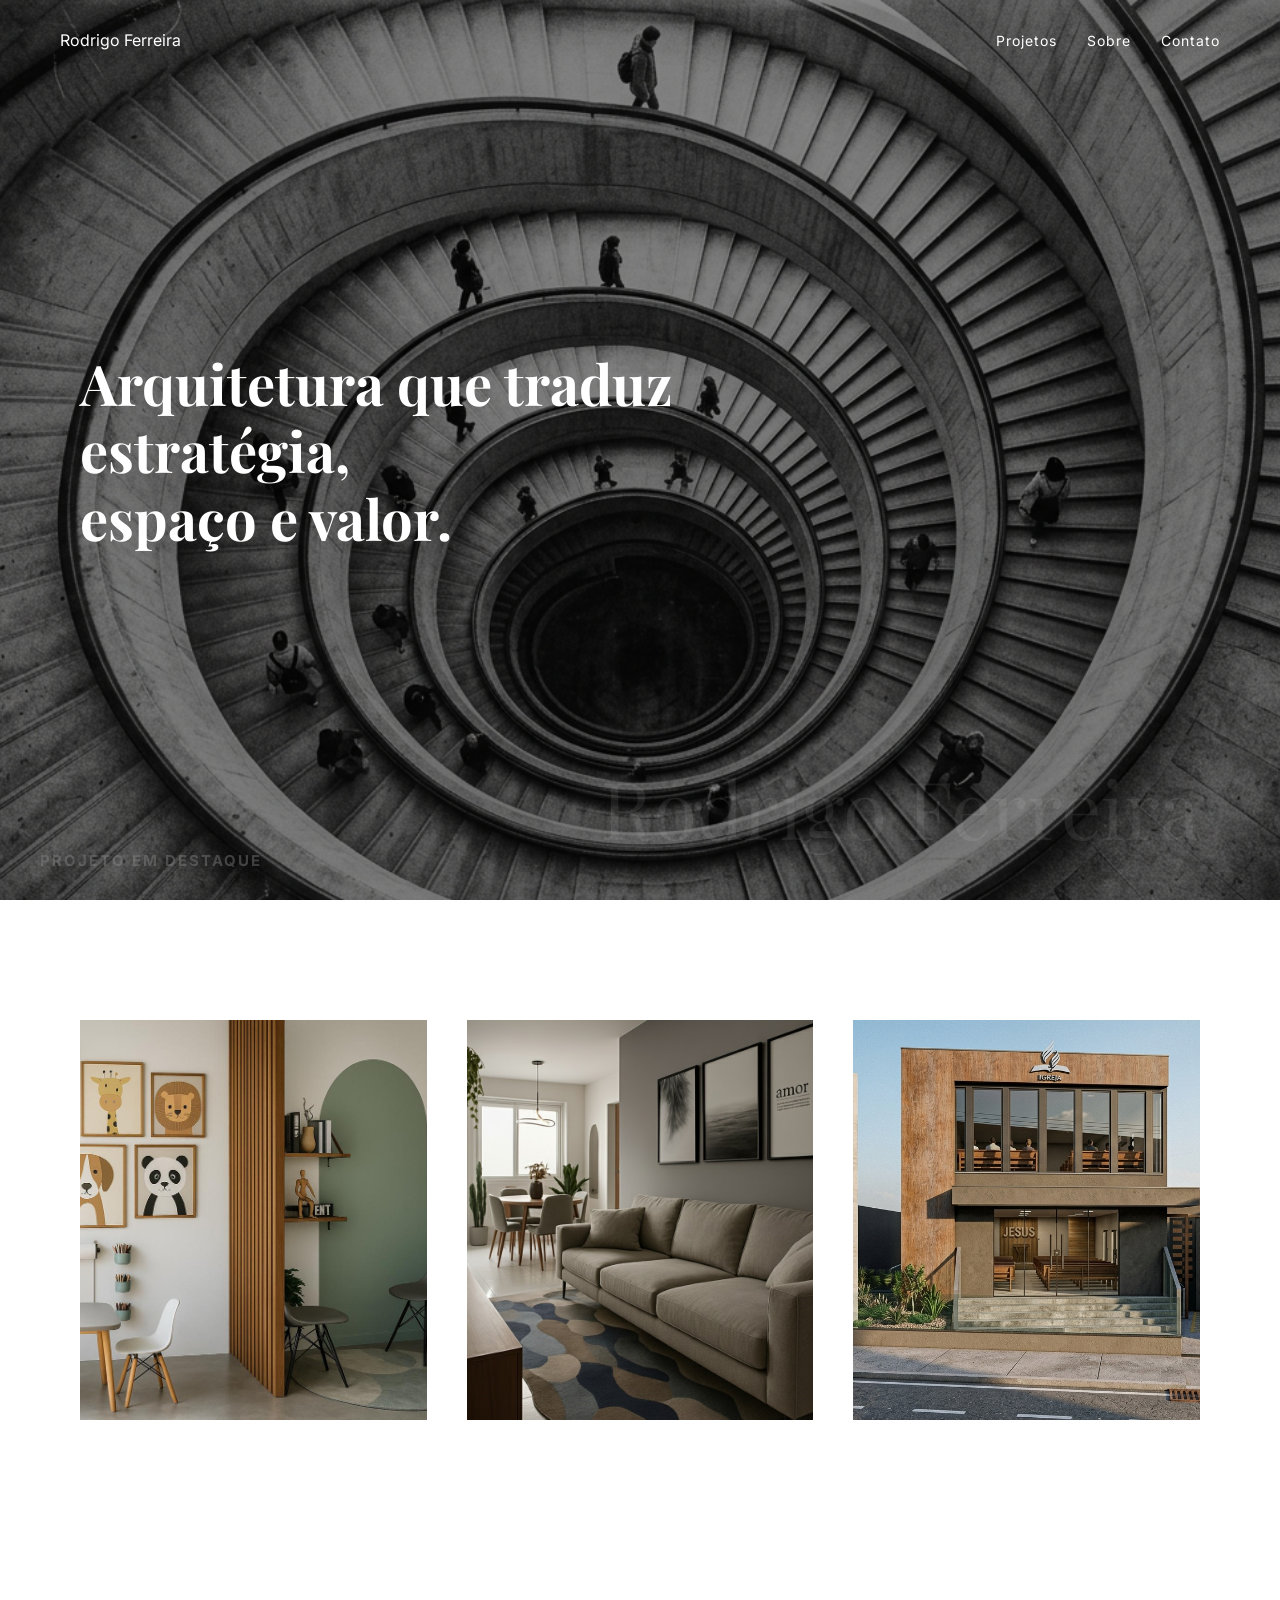
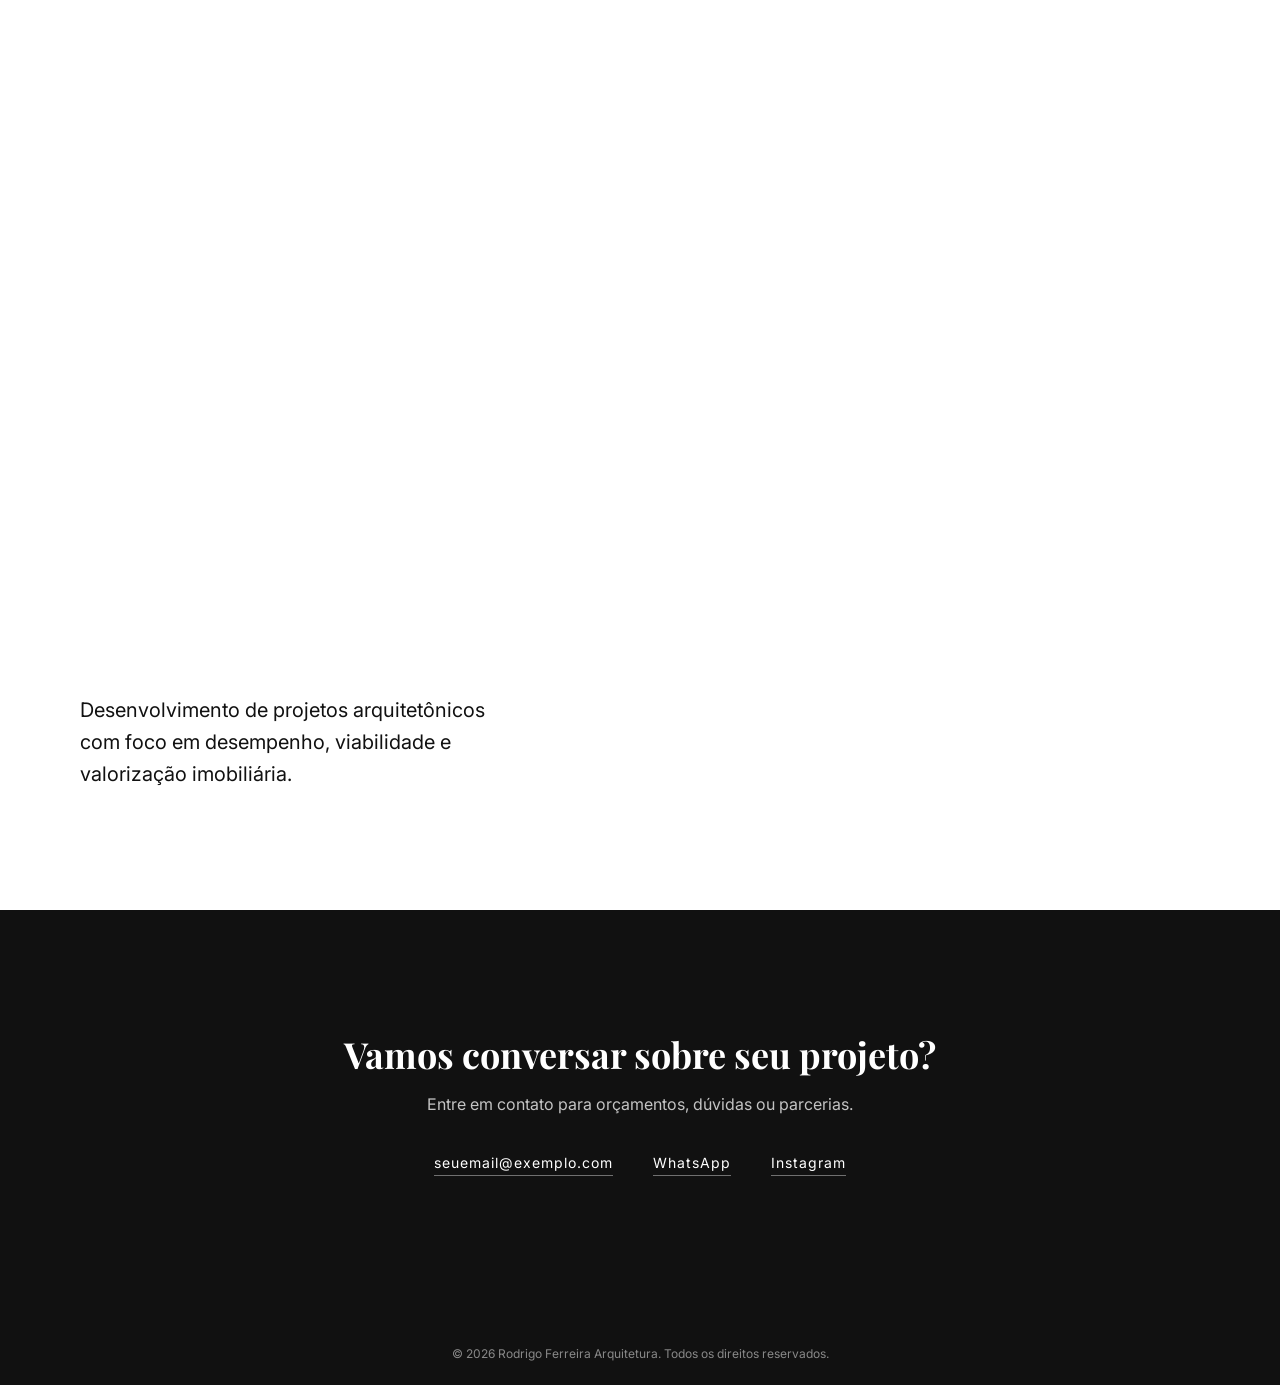
<file: index (1).html>
<!DOCTYPE html>
<html lang="pt-br">
<head>
<meta charset="UTF-8">
<meta name="viewport" content="width=device-width, initial-scale=1.0">

<title>Rodrigo Ferreira | Arquitetura</title>
<meta name="description" content="Portfólio de projetos arquitetônicos de Rodrigo Ferreira: residencial, comercial e institucional, com foco em desempenho, viabilidade e valorização imobiliária.">

<link href="https://fonts.googleapis.com/css2?family=Playfair+Display:wght@600&family=Inter:wght@300;400&display=swap" rel="stylesheet">

<link rel="stylesheet" href="style.css">
</head>

<body>

<!-- NAV -->
<header class="nav">
    <div class="logo">Rodrigo Ferreira</div>

    <button class="menu-toggle" aria-label="Abrir menu" aria-expanded="false">
        <span></span>
        <span></span>
        <span></span>
    </button>

    <div class="menu">
        <a href="#portfolio">Projetos</a>
        <a href="#about">Sobre</a>
        <a href="#contato">Contato</a>
    </div>
</header>

<!-- HERO COM FUNDO -->
<section class="hero">
    <div class="overlay"></div>

    <h1>
        Arquitetura que traduz estratégia,<br>
        espaço e valor.
    </h1>

    <span class="hero-name">Rodrigo Ferreira</span>
</section>

<!-- PORTFÓLIO -->
<section class="portfolio" id="portfolio">

    <div class="grid">

    <!-- PROJETO 1 -->
    <div class="item">
        <img src="assets/images/projeto_psicologia.jpg" alt="Consultório de Psicologia" loading="lazy">

        <div class="project-info">
            <h3>Consultório de Psicologia</h3>
            <p>
                Sala comercial projetada para atendimento infantil e adulto,
                com ambientes integrados e abordagem acolhedora.
            </p>
        </div>
    </div>

    <!-- PROJETO 2 -->
    <div class="item">
        <img src="assets/images/projeto_lucas_sala.jpg" alt="Apartamento Residencial" loading="lazy">

        <div class="project-info">
            <h3>Apartamento Residencial</h3>
            <p>
                Projeto de apartamento contemporâneo com ênfase na integração espacial,
                iluminação natural e soluções funcionais para o cotidiano.
            </p>
        </div>
    </div>

    <!-- PROJETO 3 -->
    <div class="item">
        <img src="assets/images/templo.jpg" alt="Templo Religioso" loading="lazy">

        <div class="project-info">
            <h3>Igreja Templo do Deus Vivo</h3>
            <p>
                Projeto arquitetônico de templo religioso com foco na organização
                dos espaços de culto, conforto dos usuários e valorização da
                experiência coletiva.
            </p>
        </div>
    </div>

    </div>

</section>

<!-- VÍDEO DE DESTAQUE -->
<section class="video-section">

    <video autoplay muted loop playsinline>
        <source src="assets/videos/projeto_video.mp4" type="video/mp4">
        Seu navegador não suporta vídeo.
    </video>

    <div class="video-overlay">
        <h2>PROJETO EM DESTAQUE</h2>
    </div>

</section>

<!-- SOBRE -->
<section class="about" id="about">
    <p>
        Desenvolvimento de projetos arquitetônicos com foco em desempenho,
        viabilidade e valorização imobiliária.
    </p>
</section>

<!-- CONTATO -->
<section class="contato" id="contato">
    <h2>Vamos conversar sobre seu projeto?</h2>
    <p>Entre em contato para orçamentos, dúvidas ou parcerias.</p>

    <div class="contato-links">
        <a href="mailto:seuemail@exemplo.com">seuemail@exemplo.com</a>
        <a href="https://wa.me/55SEUNUMEROAQUI" target="_blank" rel="noopener">WhatsApp</a>
        <a href="https://instagram.com/seuinstagram" target="_blank" rel="noopener">Instagram</a>
    </div>
</section>

<footer class="footer">
    <p>&copy; 2026 Rodrigo Ferreira Arquitetura. Todos os direitos reservados.</p>
</footer>

<script src="script.js"></script>

</body>
</html>
</file>
<file: style.css>
* {
    margin: 0;
    padding: 0;
    box-sizing: border-box;
}

body {
    font-family: 'Inter', sans-serif;
    color: #fff;
}

/* NAV */
.nav {
    position: fixed;
    width: 100%;
    top: 0;
    padding: 30px 60px;
    display: flex;
    align-items: center;
    justify-content: space-between;
    z-index: 10;
    transition: all 0.3s ease;
}

.logo {
    display: block;
}

.logo img {
    height: 48px;
    width: auto;
    display: block;
}

/* HERO COM IMAGEM */
.hero {
    height: 100vh;
    background: url('assets/images/fundo.jpg') center/cover no-repeat;
    display: flex;
    align-items: center;
    padding: 0 80px;
    position: relative;
}

/* ESCURECER FUNDO (IMPORTANTE PRA LEGIBILIDADE) */
.overlay {
    position: absolute;
    width: 100%;
    height: 100%;
    background: rgba(0,0,0,0.45);
    top: 0;
    left: 0;
    z-index: 1;
}

/* TEXTO */
.hero h1 {
    position: relative;
    font-family: 'Playfair Display', serif;
    font-size: 56px;
    max-width: 700px;
    line-height: 1.2;
    z-index: 2;
}

.hero-name {
    position: absolute;
    bottom: 40px;
    right: 80px;

    font-family: 'Playfair Display', serif;
    font-size: 80px;

    color: white;
    opacity: 0.08;

    z-index: 2;
    pointer-events: none;
}

/* PORTFÓLIO */
.portfolio {
    padding: 120px 80px;
    background: #fff;
    color: #111;
}

/* FILTROS DE CATEGORIA */
.filters {
    display: flex;
    justify-content: center;
    gap: 16px;
    margin-bottom: 60px;
    flex-wrap: wrap;
}

.filter-btn {
    background: none;
    border: 1px solid #ccc;
    color: #111;
    padding: 10px 24px;
    font-family: 'Inter', sans-serif;
    font-size: 13px;
    letter-spacing: 1px;
    text-transform: uppercase;
    cursor: pointer;
    transition: all 0.3s ease;
}

.filter-btn:hover {
    border-color: #111;
}

.filter-btn.active {
    background: #111;
    color: #fff;
    border-color: #111;
}

.grid {
    display: grid;
    grid-template-columns: repeat(3, 1fr);
    gap: 40px;
}

.item.hidden {
    display: none;
}

/* CARD DO PROJETO */
.item {
    position: relative;
    overflow: hidden;
    cursor: pointer;
}

.item img {
    width: 100%;
    height: 400px;
    object-fit: cover;
    transition: transform 0.6s ease;
}

.item:hover img {
    transform: scale(1.05);
}

.project-info {
    position: absolute;
    bottom: 0;
    left: 0;
    width: 100%;
    padding: 25px;

    background: linear-gradient(transparent, rgba(0,0,0,0.8));
    color: white;

    opacity: 0;
    transition: opacity 0.4s ease;
}

.item:hover .project-info {
    opacity: 1;
}

.project-info h3 {
    font-family: 'Playfair Display', serif;
    font-size: 20px;
    margin-bottom: 8px;
}

.project-info p {
    font-size: 14px;
    line-height: 1.4;
}

/* SOBRE */
.about {
    padding: 120px 80px;
    background: #fff;
    color: #111;
    font-size: 20px;
    max-width: 600px;
    line-height: 1.6;
}

/* MENU */
.menu {
    display: flex;
    gap: 30px;
}

.menu a {
    position: relative;
    text-decoration: none;
    color: white;
    font-size: 14px;
    letter-spacing: 1px;
}

.menu a::after {
    content: "";
    position: absolute;
    left: 0;
    bottom: -6px;

    width: 100%;
    height: 1px;
    background: currentColor;

    opacity: 0;
    transform: translateX(-10px);

    transition: all 0.5s ease;
}

.menu a:visited,
.menu a:link,
.menu a:hover,
.menu a:active {
    color: inherit;
}

.menu a:hover::after {
    opacity: 1;
    transform: translateX(0);
}

.logo,
.menu a {
    color: white;
    transition: color 0.3s ease;
}

/* ESTADO AO ROLAR */
.nav.scrolled {
    background: rgba(255,255,255,0.85);
    backdrop-filter: blur(15px);
}

.nav.scrolled .menu a {
    color: #111;
}

/* BOTÃO HAMBÚRGUER (só aparece no mobile) */
.menu-toggle {
    display: none;
    flex-direction: column;
    justify-content: center;
    gap: 5px;
    width: 32px;
    height: 32px;
    background: none;
    border: none;
    cursor: pointer;
    z-index: 20;
}

.menu-toggle span {
    display: block;
    width: 100%;
    height: 2px;
    background: white;
    transition: all 0.3s ease;
}

.nav.scrolled .menu-toggle span {
    background: #111;
}

.menu-toggle.open span:nth-child(1) {
    transform: translateY(7px) rotate(45deg);
}

.menu-toggle.open span:nth-child(2) {
    opacity: 0;
}

.menu-toggle.open span:nth-child(3) {
    transform: translateY(-7px) rotate(-45deg);
}

/* SEÇÃO DE VÍDEOS */
.video-section {
    display: flex;
    width: 100%;
    height: 70vh;
}

.video-item {
    position: relative;
    width: 50%;
    height: 100%;
    overflow: hidden;
}

.video-item video {
    width: 100%;
    height: 100%;
    object-fit: cover;
}

.video-overlay {
    position: absolute;
    bottom: 30px;
    left: 40px;
    background: none;
}

.video-overlay h2 {
    font-size: 15px;
    opacity: 0.4;
    letter-spacing: 2px;
    color: white;
}

/* CONTATO */
.contato {
    padding: 120px 80px;
    background: #111;
    color: #fff;
    text-align: center;
}

.contato h2 {
    font-family: 'Playfair Display', serif;
    font-size: 36px;
    margin-bottom: 16px;
}

.contato p {
    font-size: 16px;
    opacity: 0.75;
    margin-bottom: 40px;
}

.contato-links {
    display: flex;
    justify-content: center;
    gap: 40px;
    flex-wrap: wrap;
}

.contato-links a {
    color: #fff;
    text-decoration: none;
    font-size: 14px;
    letter-spacing: 1px;
    border-bottom: 1px solid rgba(255,255,255,0.4);
    padding-bottom: 4px;
    transition: opacity 0.3s ease;
}

.contato-links a:hover {
    opacity: 0.6;
}

/* FOOTER */
.footer {
    background: #111;
    color: rgba(255,255,255,0.5);
    text-align: center;
    padding: 50px 24px 24px;
    font-size: 12px;
}

.footer-logo {
    max-width: 220px;
    width: 100%;
    height: auto;
    margin-bottom: 24px;
    filter: brightness(0) invert(1) opacity(0.9);
}

/* BOTÃO FLUTUANTE WHATSAPP */
.whatsapp-float {
    position: fixed;
    bottom: 24px;
    right: 24px;
    width: 58px;
    height: 58px;
    background: #25D366;
    border-radius: 50%;
    display: flex;
    align-items: center;
    justify-content: center;
    box-shadow: 0 4px 16px rgba(0,0,0,0.3);
    z-index: 50;
    transition: transform 0.3s ease;
}

.whatsapp-float:hover {
    transform: scale(1.08);
}

/* LIGHTBOX */
.lightbox {
    display: none;
    position: fixed;
    top: 0;
    left: 0;
    width: 100%;
    height: 100%;
    background: rgba(0,0,0,0.92);
    z-index: 100;
    align-items: center;
    justify-content: center;
}

.lightbox.open {
    display: flex;
}

.lightbox-content {
    max-width: 85%;
    max-height: 85vh;
    text-align: center;
}

.lightbox-content img {
    max-width: 100%;
    max-height: 70vh;
    object-fit: contain;
    display: block;
    margin: 0 auto;
}

.lightbox-content h3 {
    font-family: 'Playfair Display', serif;
    color: #fff;
    margin-top: 20px;
    font-size: 20px;
}

.lightbox-counter {
    display: block;
    color: rgba(255,255,255,0.5);
    font-size: 13px;
    margin-top: 8px;
    letter-spacing: 1px;
}

.lightbox-close,
.lightbox-prev,
.lightbox-next {
    position: absolute;
    background: none;
    border: none;
    color: #fff;
    cursor: pointer;
    transition: opacity 0.3s ease;
}

.lightbox-close {
    top: 24px;
    right: 32px;
    font-size: 36px;
    line-height: 1;
}

.lightbox-prev,
.lightbox-next {
    top: 50%;
    transform: translateY(-50%);
    font-size: 48px;
    padding: 0 16px;
}

.lightbox-prev {
    left: 16px;
}

.lightbox-next {
    right: 16px;
}

.lightbox-close:hover,
.lightbox-prev:hover,
.lightbox-next:hover {
    opacity: 0.6;
}

/* ===================== */
/* RESPONSIVO TABLET */
/* ===================== */
@media (max-width: 1024px) {
    .grid {
        grid-template-columns: repeat(2, 1fr);
    }
}

/* ===================== */
/* RESPONSIVO MOBILE */
/* ===================== */
@media (max-width: 768px) {

    /* NAV */
    .nav {
        padding: 20px;
    }

    .logo img {
        height: 36px;
    }

    .menu-toggle {
        display: flex;
        margin-left: auto;
    }

    .menu {
        display: none;
        position: fixed;
        top: 0;
        right: 0;
        height: 100vh;
        width: 70%;
        max-width: 300px;
        background: #111;
        flex-direction: column;
        align-items: flex-start;
        justify-content: center;
        gap: 30px;
        padding: 40px;
    }

    .menu.open {
        display: flex;
    }

    .menu a {
        color: #fff;
        font-size: 18px;
    }

    /* HERO */
    .hero {
        padding: 0 20px;
        height: 80vh;
    }

    .hero h1 {
        font-size: 32px;
    }

    .hero-name {
        font-size: 40px;
        right: 20px;
        bottom: 20px;
    }

    /* PORTFÓLIO */
    .portfolio {
        padding: 60px 20px;
    }

    .filters {
        gap: 10px;
        margin-bottom: 40px;
    }

    .filter-btn {
        padding: 8px 16px;
        font-size: 12px;
    }

    .grid {
        grid-template-columns: 1fr;
        gap: 20px;
    }

    .item img {
        height: 250px;
    }

    /* SOBRE */
    .about {
        padding: 60px 20px;
        font-size: 16px;
    }

    /* CONTATO */
    .contato {
        padding: 60px 20px;
    }

    .contato-links {
        flex-direction: column;
        gap: 20px;
    }

    /* LIGHTBOX */
    .lightbox-content {
        max-width: 95%;
    }

    .lightbox-close {
        top: 16px;
        right: 16px;
        font-size: 30px;
    }

    .lightbox-prev,
    .lightbox-next {
        font-size: 32px;
        padding: 0 8px;
    }

    /* VÍDEOS */
    .video-section {
        flex-direction: column;
        height: auto;
    }

    .video-item {
        width: 100%;
        height: 40vh;
    }

    /* WHATSAPP FLUTUANTE */
    .whatsapp-float {
        width: 50px;
        height: 50px;
        bottom: 16px;
        right: 16px;
    }
}
</file>
